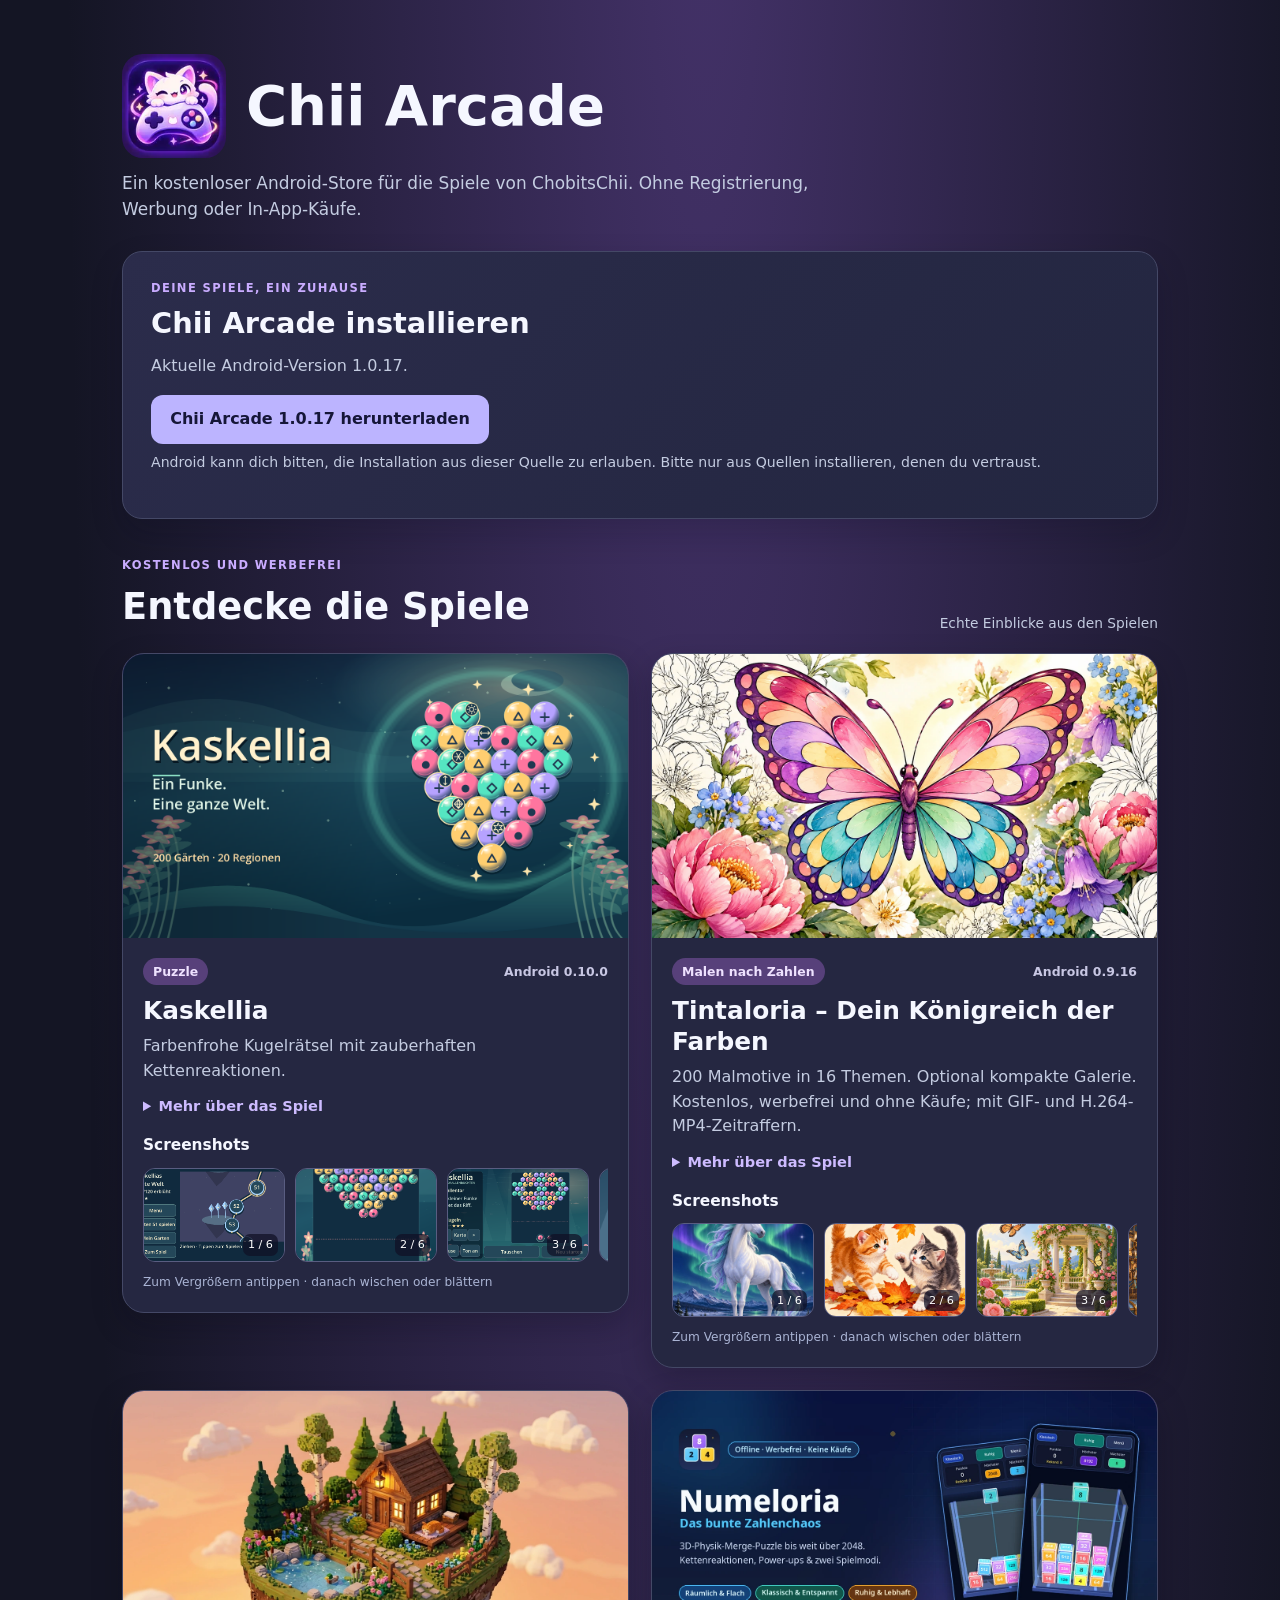
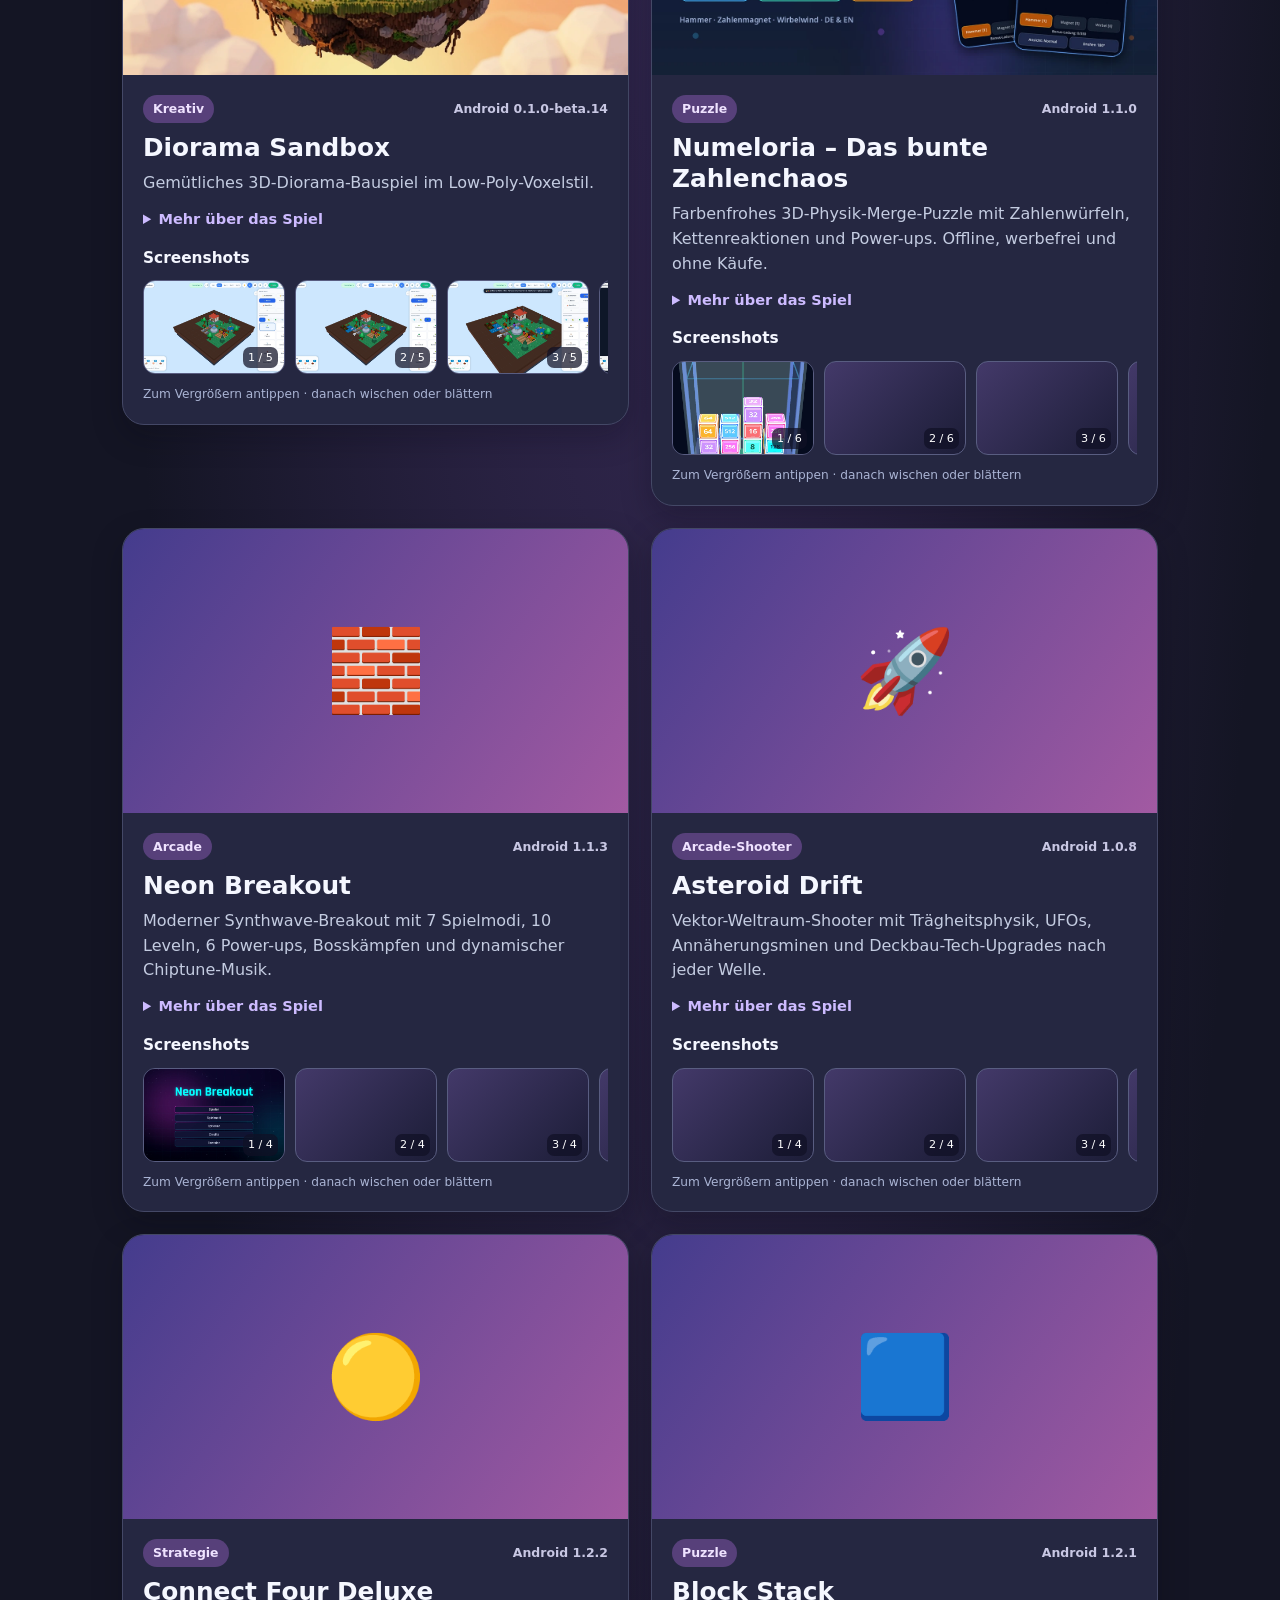
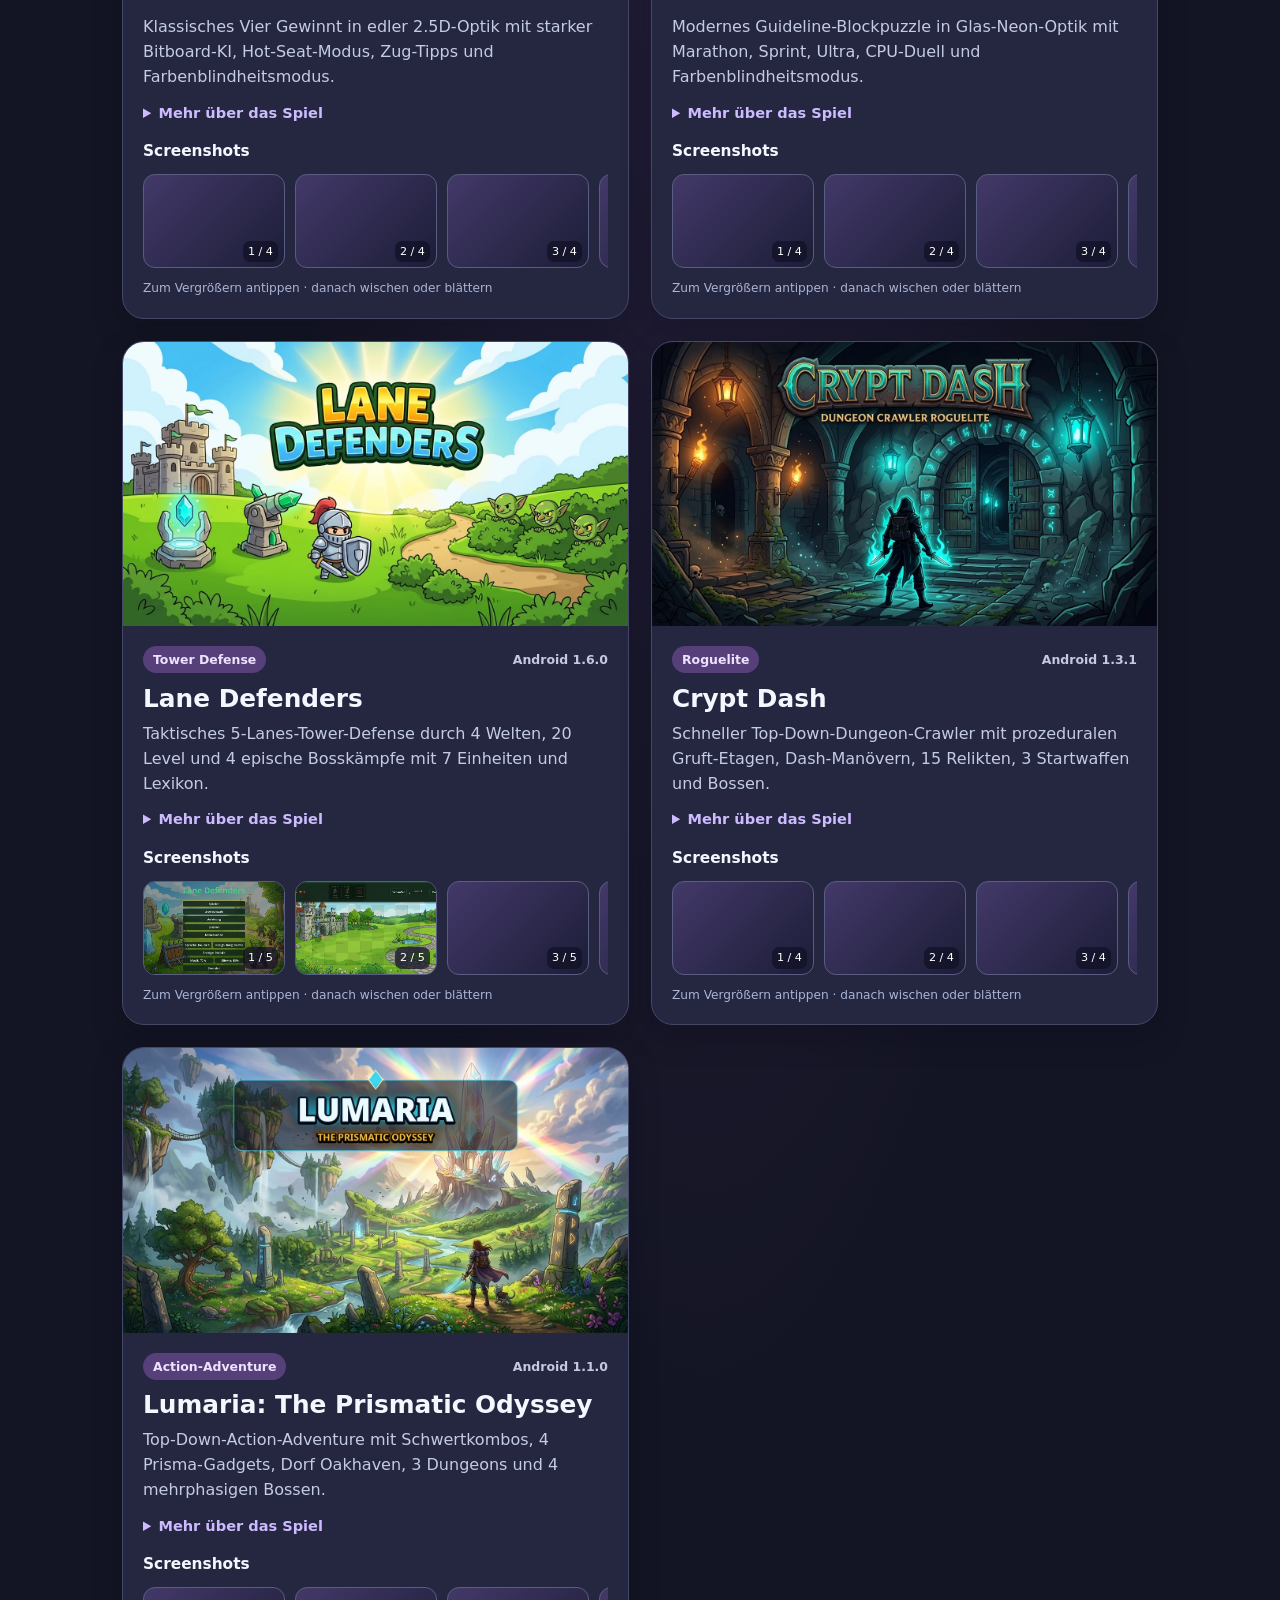
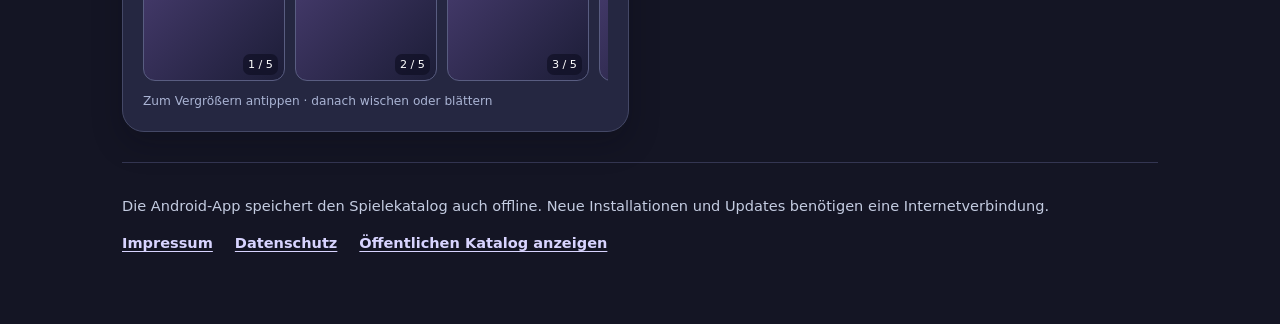
<file: chii-arcade/index.html>
<!doctype html>
<html lang="de">
<head>
  <meta charset="utf-8">
  <meta name="viewport" content="width=device-width, initial-scale=1">
  <meta name="color-scheme" content="dark light">
  <meta name="theme-color" content="#200b3f">
  <meta name="application-name" content="Chii Arcade">
  <meta name="apple-mobile-web-app-title" content="Chii Arcade">
  <meta name="description" content="Entdecke Kaskellia, Tintaloria und weitere kostenlose Android-Spiele von ChobitsChii.">
  <title>Chii Arcade – kostenlose Android-Spiele</title>
  <link rel="icon" href="./favicon.ico" sizes="any">
  <link rel="icon" type="image/png" sizes="16x16" href="./favicon-16x16.png">
  <link rel="icon" type="image/png" sizes="32x32" href="./favicon-32x32.png">
  <link rel="icon" type="image/svg+xml" href="./favicon.svg">
  <link rel="apple-touch-icon" sizes="180x180" href="./apple-touch-icon.png">
  <link rel="manifest" href="./site.webmanifest">
  <link rel="stylesheet" href="./storefront.css">
  <script defer src="./storefront.js"></script>
</head>
<body>
  <main class="site">
    <header class="page-header">
      <h1 class="brand">
        <img class="brand-icon" src="./assets/branding/chii-arcade-icon.webp" alt="" width="100" height="100" decoding="async">
        <span>Chii Arcade</span>
      </h1>
      <p>Ein kostenloser Android-Store für die Spiele von ChobitsChii. Ohne Registrierung, Werbung oder In-App-Käufe.</p>
    </header>

    <section class="panel download-panel" aria-labelledby="download-title">
      <div class="section-eyebrow">Deine Spiele, ein Zuhause</div>
      <h2 id="download-title">Chii Arcade installieren</h2>
      <p id="download-status" role="status">Aktuelle Store-Version wird geladen …</p>
      <div id="download"></div>
      <p class="small-note">Android kann dich bitten, die Installation aus dieser Quelle zu erlauben. Bitte nur aus Quellen installieren, denen du vertraust.</p>
    </section>

    <section aria-labelledby="games-title" class="games-section">
      <div class="section-heading">
        <div>
          <div class="section-eyebrow">Kostenlos und werbefrei</div>
          <h2 id="games-title">Entdecke die Spiele</h2>
        </div>
        <span class="section-caption">Echte Einblicke aus den Spielen</span>
      </div>
      <div class="game-grid" id="games" aria-live="polite">
        <p>Spielekatalog wird geladen …</p>
      </div>
    </section>

    <footer class="site-footer">
      <p>Die Android-App speichert den Spielekatalog auch offline. Neue Installationen und Updates benötigen eine Internetverbindung.</p>
      <nav class="footer-nav" aria-label="Rechtliche Informationen">
        <a href="./impressum.html">Impressum</a>
        <a href="./datenschutz.html">Datenschutz</a>
        <a href="./catalog-v1.json">Öffentlichen Katalog anzeigen</a>
      </nav>
    </footer>
  </main>

  <dialog id="screenshot-dialog" class="screenshot-dialog" aria-labelledby="gallery-title" aria-describedby="gallery-help">
    <div class="viewer">
      <div class="viewer-top">
        <h2 id="gallery-title">Screenshots</h2>
        <button type="button" id="gallery-close" class="viewer-close" aria-label="Galerie schließen" title="Schließen">×</button>
      </div>
      <div class="viewer-stage">
        <button type="button" id="gallery-prev" class="viewer-arrow" aria-label="Vorheriger Screenshot" title="Vorheriger Screenshot">‹</button>
        <img id="gallery-image" alt="" draggable="false">
        <button type="button" id="gallery-next" class="viewer-arrow" aria-label="Nächster Screenshot" title="Nächster Screenshot">›</button>
      </div>
      <div class="viewer-bottom">
        <span id="gallery-counter">1 / 1</span>
        <span id="gallery-help">Wischen oder mit den Pfeiltasten blättern · Esc schließt</span>
      </div>
    </div>
  </dialog>
</body>
</html>
</file>
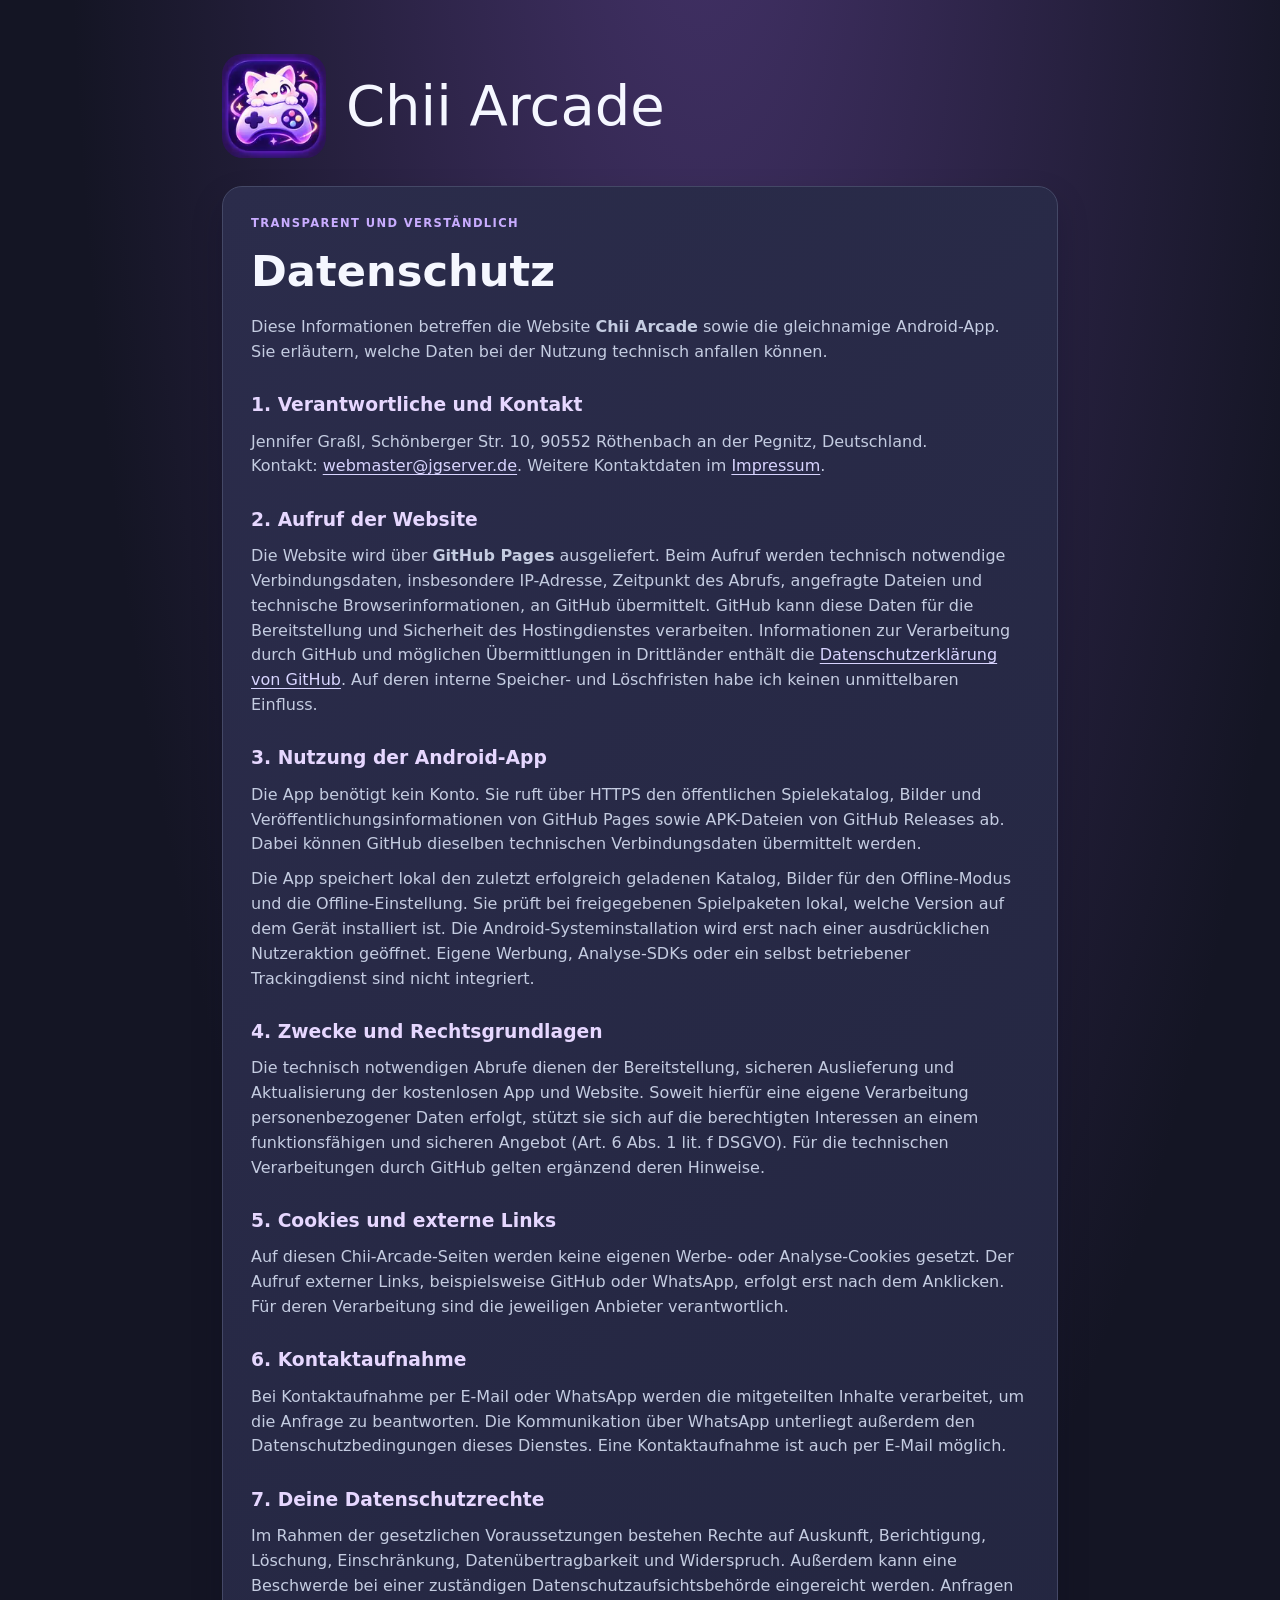
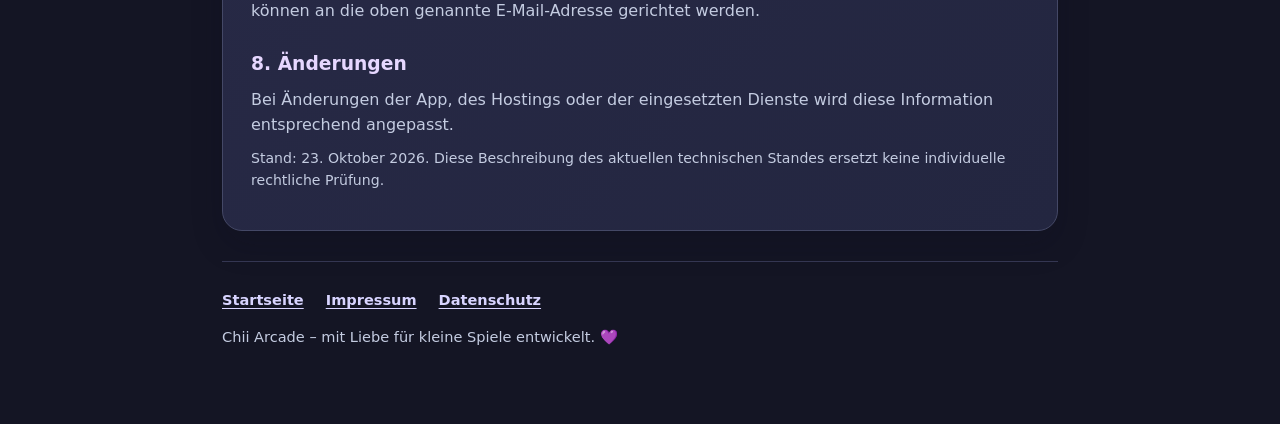
<file: chii-arcade/datenschutz.html>
<!doctype html>
<html lang="de">
<head>
  <meta charset="utf-8">
  <meta name="viewport" content="width=device-width, initial-scale=1">
  <meta name="theme-color" content="#200b3f">
  <link rel="icon" href="./favicon.ico" sizes="any">
  <link rel="icon" type="image/svg+xml" href="./favicon.svg">
  <link rel="apple-touch-icon" sizes="180x180" href="./apple-touch-icon.png">
  <link rel="stylesheet" href="./storefront.css">
  <meta name="description" content="Datenschutz von Chii Arcade – kostenloser Spielekatalog für Android.">
  <title>Datenschutz – Chii Arcade</title>
</head>
<body>
  <main class="site legal-site">
    <header class="page-header">
      <a class="brand brand-link" href="./" aria-label="Chii Arcade Startseite">
        <img class="brand-icon" src="./assets/branding/chii-arcade-icon.webp" alt="" width="84" height="84" decoding="async">
        <span>Chii Arcade</span>
      </a>
    </header>
    <article class="panel legal-panel">
      <div class="section-eyebrow">Transparent und verständlich</div>
      <h1>Datenschutz</h1>
      <p>Diese Informationen betreffen die Website <strong>Chii Arcade</strong> sowie die gleichnamige Android-App. Sie erläutern, welche Daten bei der Nutzung technisch anfallen können.</p>
      <h2>1. Verantwortliche und Kontakt</h2>
      <p>Jennifer Graßl, Schönberger Str. 10, 90552 Röthenbach an der Pegnitz, Deutschland.<br>
      Kontakt: <a href="mailto:webmaster@jgserver.de">webmaster@jgserver.de</a>. Weitere Kontaktdaten im <a href="./impressum.html">Impressum</a>.</p>
      <h2>2. Aufruf der Website</h2>
      <p>Die Website wird über <strong>GitHub Pages</strong> ausgeliefert. Beim Aufruf werden technisch notwendige Verbindungsdaten, insbesondere IP-Adresse, Zeitpunkt des Abrufs, angefragte Dateien und technische Browserinformationen, an GitHub übermittelt. GitHub kann diese Daten für die Bereitstellung und Sicherheit des Hostingdienstes verarbeiten. Informationen zur Verarbeitung durch GitHub und möglichen Übermittlungen in Drittländer enthält die <a href="https://docs.github.com/de/site-policy/privacy-policies/github-general-privacy-statement" rel="noopener noreferrer">Datenschutzerklärung von GitHub</a>. Auf deren interne Speicher- und Löschfristen habe ich keinen unmittelbaren Einfluss.</p>
      <h2>3. Nutzung der Android-App</h2>
      <p>Die App benötigt kein Konto. Sie ruft über HTTPS den öffentlichen Spielekatalog, Bilder und Veröffentlichungsinformationen von GitHub Pages sowie APK-Dateien von GitHub Releases ab. Dabei können GitHub dieselben technischen Verbindungsdaten übermittelt werden.</p>
      <p>Die App speichert lokal den zuletzt erfolgreich geladenen Katalog, Bilder für den Offline-Modus und die Offline-Einstellung. Sie prüft bei freigegebenen Spielpaketen lokal, welche Version auf dem Gerät installiert ist. Die Android-Systeminstallation wird erst nach einer ausdrücklichen Nutzeraktion geöffnet. Eigene Werbung, Analyse-SDKs oder ein selbst betriebener Trackingdienst sind nicht integriert.</p>
      <h2>4. Zwecke und Rechtsgrundlagen</h2>
      <p>Die technisch notwendigen Abrufe dienen der Bereitstellung, sicheren Auslieferung und Aktualisierung der kostenlosen App und Website. Soweit hierfür eine eigene Verarbeitung personenbezogener Daten erfolgt, stützt sie sich auf die berechtigten Interessen an einem funktionsfähigen und sicheren Angebot (Art. 6 Abs. 1 lit. f DSGVO). Für die technischen Verarbeitungen durch GitHub gelten ergänzend deren Hinweise.</p>
      <h2>5. Cookies und externe Links</h2>
      <p>Auf diesen Chii-Arcade-Seiten werden keine eigenen Werbe- oder Analyse-Cookies gesetzt. Der Aufruf externer Links, beispielsweise GitHub oder WhatsApp, erfolgt erst nach dem Anklicken. Für deren Verarbeitung sind die jeweiligen Anbieter verantwortlich.</p>
      <h2>6. Kontaktaufnahme</h2>
      <p>Bei Kontaktaufnahme per E-Mail oder WhatsApp werden die mitgeteilten Inhalte verarbeitet, um die Anfrage zu beantworten. Die Kommunikation über WhatsApp unterliegt außerdem den Datenschutzbedingungen dieses Dienstes. Eine Kontaktaufnahme ist auch per E-Mail möglich.</p>
      <h2>7. Deine Datenschutzrechte</h2>
      <p>Im Rahmen der gesetzlichen Voraussetzungen bestehen Rechte auf Auskunft, Berichtigung, Löschung, Einschränkung, Datenübertragbarkeit und Widerspruch. Außerdem kann eine Beschwerde bei einer zuständigen Datenschutzaufsichtsbehörde eingereicht werden. Anfragen können an die oben genannte E-Mail-Adresse gerichtet werden.</p>
      <h2>8. Änderungen</h2>
      <p>Bei Änderungen der App, des Hostings oder der eingesetzten Dienste wird diese Information entsprechend angepasst.</p>
      <p class="small-note">Stand: 23. Oktober 2026. Diese Beschreibung des aktuellen technischen Standes ersetzt keine individuelle rechtliche Prüfung.</p>
    </article>
    <footer class="site-footer">
      <nav class="footer-nav" aria-label="Rechtliche Informationen">
        <a href="./">Startseite</a>
        <a href="./impressum.html">Impressum</a>
        <a href="./datenschutz.html" aria-current="page">Datenschutz</a>
      </nav>
      <p>Chii Arcade – mit Liebe für kleine Spiele entwickelt. 💜</p>
    </footer>
  </main>
</body>
</html>
</file>
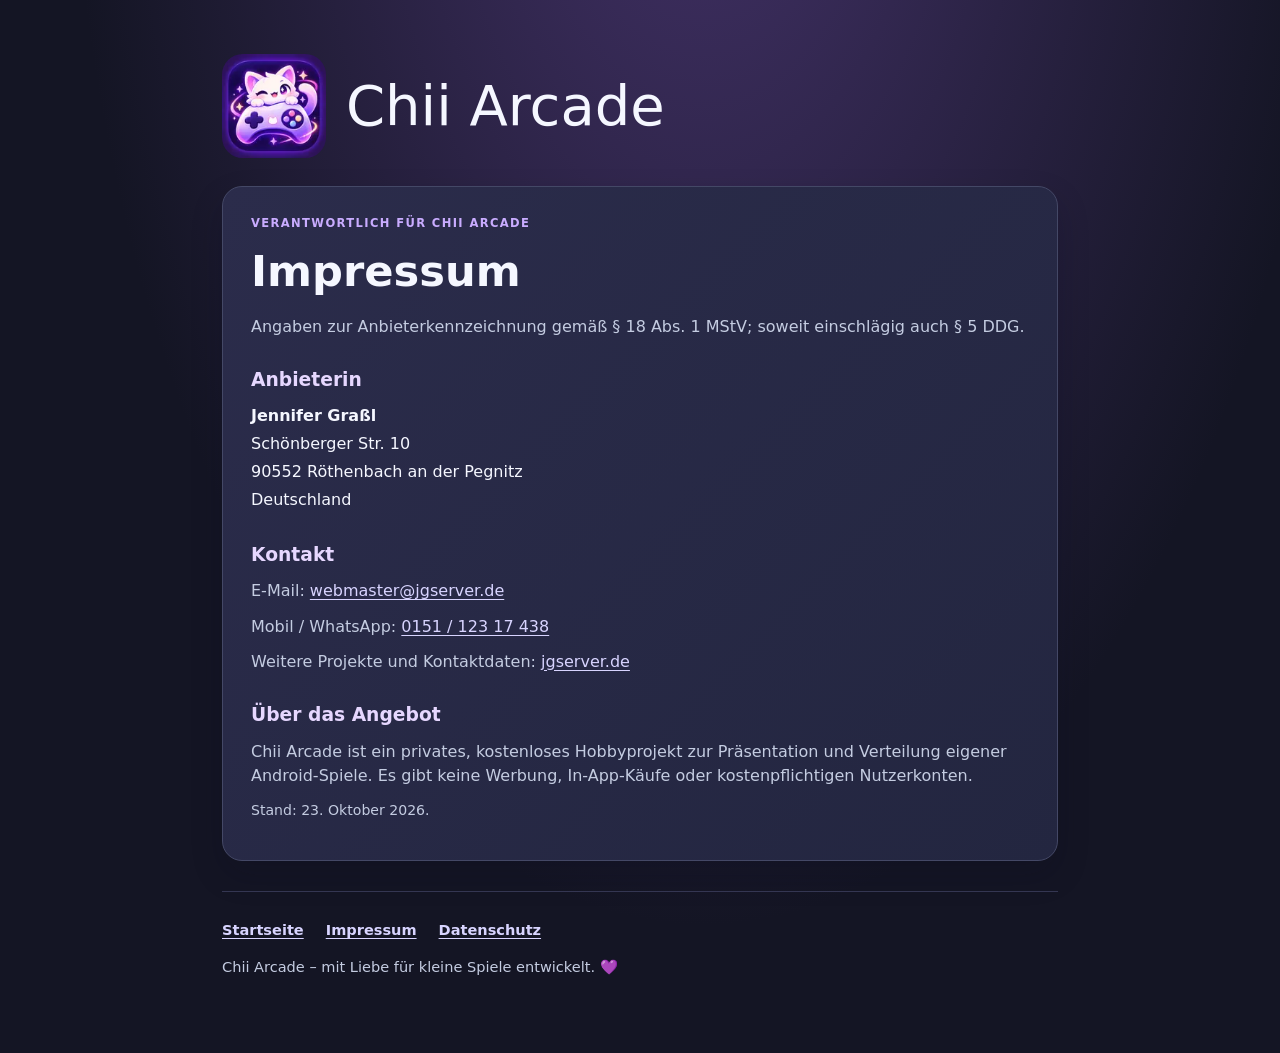
<file: chii-arcade/impressum.html>
<!doctype html>
<html lang="de">
<head>
  <meta charset="utf-8">
  <meta name="viewport" content="width=device-width, initial-scale=1">
  <meta name="theme-color" content="#200b3f">
  <link rel="icon" href="./favicon.ico" sizes="any">
  <link rel="icon" type="image/svg+xml" href="./favicon.svg">
  <link rel="apple-touch-icon" sizes="180x180" href="./apple-touch-icon.png">
  <link rel="stylesheet" href="./storefront.css">
  <meta name="description" content="Impressum von Chii Arcade – kostenloser Spielekatalog für Android.">
  <title>Impressum – Chii Arcade</title>
</head>
<body>
  <main class="site legal-site">
    <header class="page-header">
      <a class="brand brand-link" href="./" aria-label="Chii Arcade Startseite">
        <img class="brand-icon" src="./assets/branding/chii-arcade-icon.webp" alt="" width="84" height="84" decoding="async">
        <span>Chii Arcade</span>
      </a>
    </header>
    <article class="panel legal-panel">
      <div class="section-eyebrow">Verantwortlich für Chii Arcade</div>
      <h1>Impressum</h1>
      <p>Angaben zur Anbieterkennzeichnung gemäß § 18 Abs. 1 MStV; soweit einschlägig auch § 5 DDG.</p>
      <h2>Anbieterin</h2>
      <address>
        <strong>Jennifer Graßl</strong><br>
        Schönberger Str. 10<br>
        90552 Röthenbach an der Pegnitz<br>
        Deutschland
      </address>
      <h2>Kontakt</h2>
      <p>E-Mail: <a href="mailto:webmaster@jgserver.de">webmaster@jgserver.de</a></p>
      <p>Mobil / WhatsApp: <a href="https://wa.me/4915112317438" rel="noopener noreferrer">0151 / 123 17 438</a></p>
      <p>Weitere Projekte und Kontaktdaten: <a href="https://jgserver.de/" rel="noopener noreferrer">jgserver.de</a></p>
      <h2>Über das Angebot</h2>
      <p>Chii Arcade ist ein privates, kostenloses Hobbyprojekt zur Präsentation und Verteilung eigener Android-Spiele. Es gibt keine Werbung, In-App-Käufe oder kostenpflichtigen Nutzerkonten.</p>
      <p class="small-note">Stand: 23. Oktober 2026.</p>
    </article>
    <footer class="site-footer">
      <nav class="footer-nav" aria-label="Rechtliche Informationen">
        <a href="./">Startseite</a>
        <a href="./impressum.html" aria-current="page">Impressum</a>
        <a href="./datenschutz.html">Datenschutz</a>
      </nav>
      <p>Chii Arcade – mit Liebe für kleine Spiele entwickelt. 💜</p>
    </footer>
  </main>
</body>
</html>
</file>
<file: chii-arcade/storefront.css>
:root{font-family:system-ui,-apple-system,BlinkMacSystemFont,"Segoe UI",sans-serif;color-scheme:dark;--bg:#141524;--panel:#252741;--panel-soft:#202239;--border:#444866;--ink:#f5f7ff;--muted:#c4cce1;--accent:#c6b7ff;--button:#bcb4ff;--radius:20px}
*{box-sizing:border-box}
html{scroll-behavior:smooth}
body{margin:0;min-height:100vh;color:var(--ink);background:radial-gradient(ellipse at 55% -280px,#443269 0,transparent 64%),var(--bg);line-height:1.55}
button,a{-webkit-tap-highlight-color:transparent}
button{font:inherit;cursor:pointer}
a{color:#d8d4ff}
img[hidden]{display:none!important}
button:focus-visible,a:focus-visible{outline:3px solid #f4d8ff;outline-offset:3px}
.site{max-width:1100px;margin:0 auto;padding:clamp(20px,5vw,54px) clamp(16px,4vw,32px) 60px}
.page-header{max-width:750px;margin-bottom:28px}
.brand{display:flex;align-items:center;gap:clamp(12px,2.5vw,20px);margin:0;font-size:clamp(2rem,6.4vw,3.5rem);line-height:1.13}
.brand-icon{width:clamp(72px,14vw,104px);height:auto;aspect-ratio:1;object-fit:contain;flex-shrink:0;border-radius:20%}
p{color:var(--muted)}
.page-header p{font-size:1.06rem;margin:12px 0 0}
.panel{border:1px solid var(--border);border-radius:var(--radius);padding:clamp(18px,3vw,28px);background:linear-gradient(135deg,#2b2c4b,#232640);box-shadow:0 14px 32px #0c0c1c33}
.download-panel{margin-bottom:38px}
.download-panel h2{margin:.25rem 0 .4rem;font-size:clamp(1.35rem,2.5vw,1.8rem)}
.download-panel p{margin:.5rem 0 1rem}
.small-note{font-size:.88rem}
.section-eyebrow{text-transform:uppercase;letter-spacing:.12em;font-size:.72rem;font-weight:800;color:#c9acff}
.button{display:inline-block;border:0;border-radius:12px;background:var(--button);color:#151638;font-weight:750;text-decoration:none;padding:.76rem 1.2rem;transition:filter .15s,transform .15s}
.button:hover{filter:brightness(1.09);transform:translateY(-1px)}
.section-heading{display:flex;justify-content:space-between;gap:16px;align-items:end;margin-bottom:18px}
.section-heading h2{font-size:clamp(1.7rem,4vw,2.3rem);margin:.2rem 0 0}
.section-caption{color:var(--muted);font-size:.86rem;text-align:right}
.game-grid{display:grid;grid-template-columns:repeat(auto-fit,minmax(min(100%,360px),1fr));gap:22px;align-items:start}
.game{border-radius:22px;overflow:hidden;background:var(--panel);border:1px solid var(--border);box-shadow:0 12px 30px #09091440}
.game-cover{display:block;width:100%;aspect-ratio:16/9;background:linear-gradient(125deg,#443c8d,#a25aa2);position:relative;overflow:hidden}
.game-cover img{position:absolute;inset:0;width:100%;height:100%;object-fit:cover}
.game-cover-fallback{position:absolute;inset:0;display:grid;place-items:center;font-size:clamp(3rem,8vw,5rem)}
button.game-cover{border:0;color:inherit;text-align:inherit}
button.game-cover:hover img{transform:scale(1.025)}
.game-cover img{transition:transform .24s ease}
.game-content{padding:20px}
.game-topline{display:flex;justify-content:space-between;align-items:center;gap:8px;flex-wrap:wrap}
.game-category,.game-version{font-size:.78rem;font-weight:650;white-space:normal}
.game-category{color:#efe2ff;background:#57407a;padding:4px 10px;border-radius:99px}
.game-version{color:#c8c7e3}
.game-title{margin:.65rem 0 .45rem;font-size:1.55rem;line-height:1.25}
.game-teaser{margin:0 0 12px}
.game-description{margin:0 0 14px;font-size:.91rem;color:#c3cbe0}
.game-description summary{cursor:pointer;color:#cdbbff;font-weight:650;list-style-position:inside}
.game-description p{margin:.6rem 0 0;white-space:pre-line}
.game-shots-title{font-size:.96rem;margin:16px 0 10px;font-weight:750}
.screenshot-strip{display:flex;gap:10px;overflow-x:auto;padding:0 1px 11px;scroll-snap-type:x proximity;scrollbar-color:#7664af transparent}
.screenshot-thumb{padding:0;border:1px solid #595d81;border-radius:12px;background:linear-gradient(135deg,#433969,#1c1d37);width:142px;height:94px;flex:0 0 142px;overflow:hidden;position:relative;scroll-snap-align:start;color:var(--ink)}
.screenshot-thumb img{display:block;width:100%;height:100%;object-fit:cover;transition:transform .2s}
.screenshot-thumb:hover img{transform:scale(1.045)}
.screenshot-thumb span{position:absolute;bottom:5px;right:6px;border-radius:7px;background:#101025b8;color:white;font-size:.7rem;padding:2px 5px}
.game-shots-hint{font-size:.76rem;margin:0;color:#aab4d4}
.site-footer{font-size:.91rem;margin-top:30px;border-top:1px solid #343652;padding-top:17px}
.screenshot-dialog{position:fixed;inset:0;margin:auto;padding:0;border:0;background:#0e0b20;color:white;width:100vw;max-width:none;height:100dvh;max-height:none;overflow:hidden}
.screenshot-dialog::backdrop{background:#060612ed}
.viewer{display:flex;flex-direction:column;height:100%;padding:calc(env(safe-area-inset-top,0px) + 8px) max(12px,env(safe-area-inset-right,0px)) calc(env(safe-area-inset-bottom,0px) + 8px) max(12px,env(safe-area-inset-left,0px))}
.viewer-top{display:flex;justify-content:space-between;align-items:center;gap:12px;flex-shrink:0}
.viewer-top h2{font-size:clamp(1rem,3vw,1.4rem);margin:0;overflow:hidden;text-overflow:ellipsis;white-space:nowrap}
.viewer-close,.viewer-arrow{border:1px solid #ffffff40;color:white;background:#20203ac9;border-radius:50%;display:grid;place-items:center;flex-shrink:0}
.viewer-close{width:42px;height:42px;font-size:30px;line-height:1;position:fixed;right:max(16px,env(safe-area-inset-right,0px));top:calc(env(safe-area-inset-top,0px) + 12px);z-index:5;backdrop-filter:blur(8px)}
.viewer-arrow{width:44px;height:48px;font-size:36px;line-height:1;z-index:1}
.viewer-arrow:disabled{opacity:.22;cursor:default}
.viewer-stage{flex:1;min-height:0;display:flex;align-items:center;justify-content:center;gap:8px;touch-action:pan-y}
.viewer-stage img{min-width:0;min-height:0;width:calc(100% - 108px);height:100%;object-fit:contain;user-select:none;-webkit-user-drag:none}
.viewer-bottom{display:flex;flex-wrap:wrap;justify-content:space-between;gap:8px;padding:8px 5px;color:#e5deff;font-size:.85rem}
#gallery-counter{font-variant-numeric:tabular-nums;font-weight:750}
body.gallery-open{overflow:hidden}
@media(max-width:560px){.section-heading{display:block}.section-caption{display:block;text-align:left;margin-top:4px}.viewer-stage{position:relative}.viewer-arrow{position:absolute;bottom:12px;background:#13132fe8}.viewer-arrow:first-child{left:4px}.viewer-arrow:last-child{right:4px}.viewer-stage img{width:100%}.viewer-bottom{justify-content:center;text-align:center}.game-content{padding:16px}}
@media(prefers-reduced-motion:reduce){html{scroll-behavior:auto}*,*:before,*:after{transition:none!important;animation:none!important}}

/* Branded legal pages and consistently visible footer navigation. */
.footer-nav{display:flex;align-items:center;flex-wrap:wrap;gap:12px 22px;margin:10px 0}
.footer-nav a{font-weight:650;text-decoration:underline;text-underline-offset:3px}
.legal-site{max-width:900px}
.brand-link{color:var(--ink);text-decoration:none;width:fit-content}
.brand-link:hover{color:var(--accent)}
.legal-panel h1{font-size:clamp(2rem,5vw,2.7rem);margin:.3rem 0 .5rem}
.legal-panel h2{font-size:1.17rem;color:#e6d7ff;margin:1.6rem 0 .5rem}
.legal-panel p{margin:.65rem 0}
.legal-panel address{font-style:normal;line-height:1.75;color:var(--ink)}
.legal-panel a{text-decoration:underline;text-underline-offset:3px}
.legal-panel p,.legal-panel address{overflow-wrap:anywhere}
</file>
